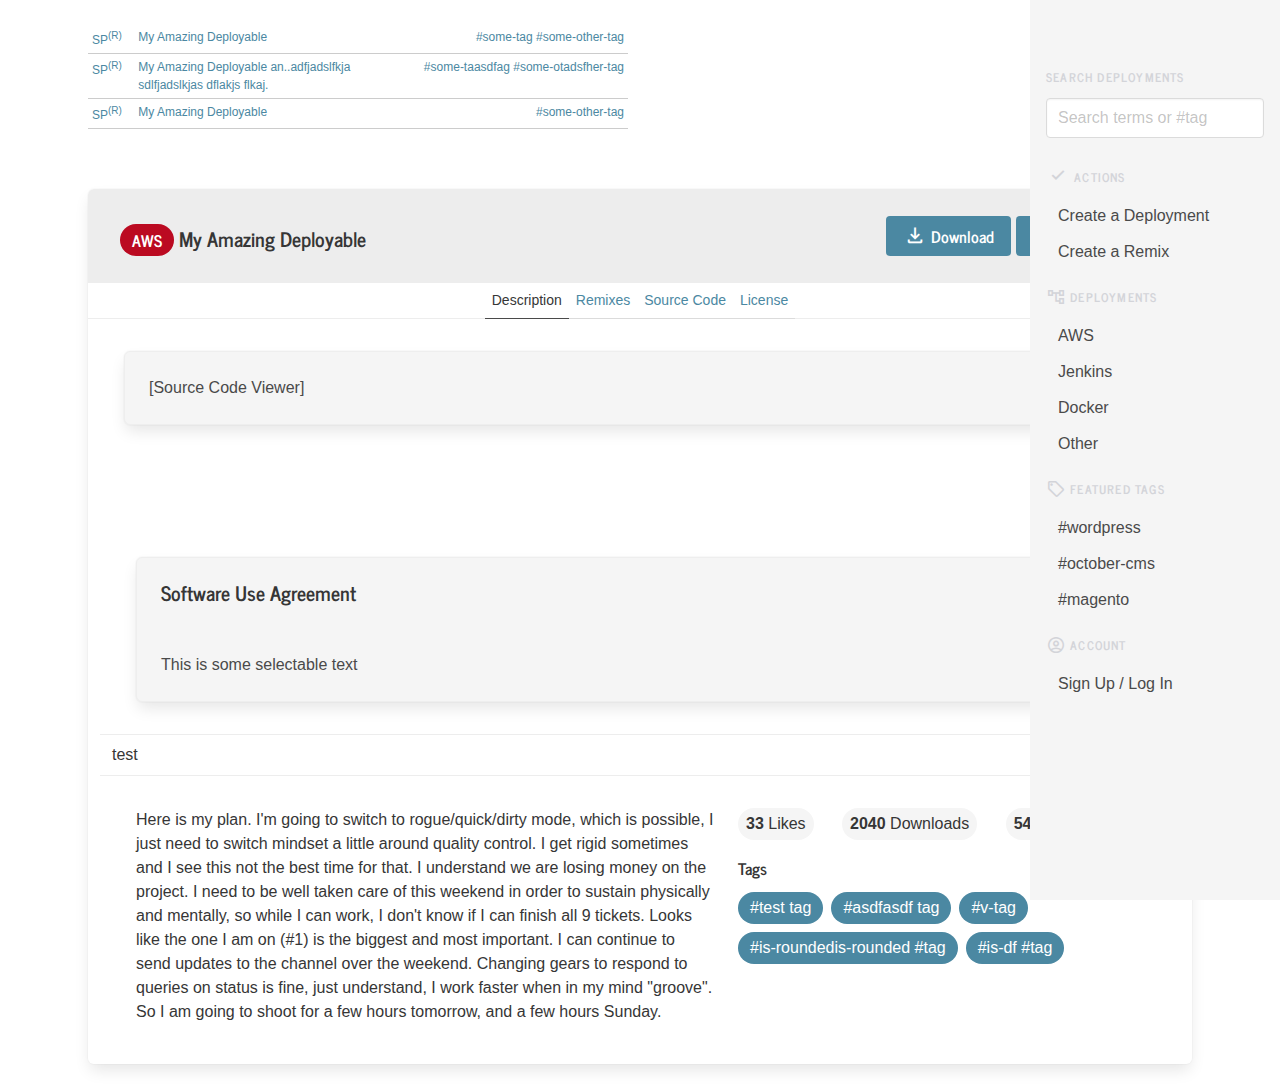
<file: playground.html>
<html>
<head>
    <title>redeploy.sh</title>
<!--    <link href="https://fonts.googleapis.com/css2?family=Roboto:wght@400;500;700&display=swap" rel="stylesheet" />-->
    <link href="/styles/layout.css" rel="stylesheet" />
    <link rel="stylesheet" href="https://fonts.googleapis.com/css2?family=Material+Symbols+Outlined:opsz,wght,FILL,GRAD@20..48,100..700,0..1,-50..200" />
</head>
<body>



    <!-- SIDE MENU -->
    <div class="sidebar has-background-light">
        <aside class="menu is-hoverable">
            <p class="menu-label">Search Deployments</p>
            <div class="menu-list pb-2">
                <input class="input" type="text" placeholder="Search terms or #tag" style="width: 100%;" />
            </div>
            <p class="menu-label"><span class="material-symbols-outlined" style="position: relative; top: 5px;">check</span> Actions</p>
            <ul class="menu-list is-hoverable">
                <li><a>Create a Deployment</a></li>
                <li><a>Create a Remix</a></li>
            </ul>
            <p class="menu-label"><span class="material-symbols-outlined is-size-5" style="position: relative; top: 5px;">account_tree</span> Deployments</p>
            <ul class="menu-list">
                <li><a>AWS</a></li>
                <li><a>Jenkins</a></li>
                <li><a>Docker</a></li>
                <li><a>Other</a></li>
            </ul>
            <p class="menu-label"><span class="material-symbols-outlined is-size-5" style="position: relative; top: 5px;">sell</span> Featured Tags</p>
            <ul class="menu-list">
                <li><a>#wordpress</a></li>
                <li><a>#october-cms</a></li>
                <li><a>#magento</a></li>
            </ul>
            <p class="menu-label"><span class="material-symbols-outlined is-size-5" style="position: relative; top: 5px;">account_circle</span>&nbsp;Account</p>
            <ul class="menu-list">
                <li><a>Sign Up / Log In</a></li>
            </ul>
        </aside>

    </div>


    <!-- MODAL / POST A DEPLOYMENT -->
    <div class="modal">
        <div class="modal-background" style="opacity: .8;"></div>
           <div class="modal-content">
               <div class="modal-card has-background-white">
                   <div class="modal-card-head">
                       <div class="modal-card-title">
                           Post a Deployment
                       </div>
                   </div>
                   <div class="modal-card-body">

                       <div class="field">
                           <div class="label">Name</div>
                           <input class="input" placeholder="Remix of Some Awesome Project" />
                       </div>

                       <div class="field">
                           <div class="label">License</div>
                           <select class="select is-disabled">
                               <option value="Creative Commons">Creative Commons 2.0</option>
                               <option value="MIT">MIT</option>
                           </select>
                       </div>

                       <div class="field">
                           <div class="label">Deployment Type</div>
                           <select class="select is-disabled">
                               <option value="AWS">AWS</option>
                               <option value="Jenkins">Jenkins</option>
                               <option value="Docker">Docker</option>
                               <option value="Other">Other</option>
                           </select>
                       </div>

                       <div class="field">
                           <div class="label">Github Project URL</div>
                           <input class="input" placeholder="Github Project URL" />
                       </div>
                       <div class="field">
                           <div class="label">Tags</div>
                           <input class="input" placeholder="Search for tags with #tag-name" />
                       </div>
                   </div>
                   <div class="modal-card-foot">
                       <button class="button is-warning">Cancel</button>
                       <button class="button is-info">Create Remix</button>
                   </div>
               </div>
               I am a modal!
           </div>
        </div>
    </div>


    <!-- Create a component system for projects displayed in a list -->
    <div id="page-container" class="container p-5">
        <div class="columns mb-6">
            <div class="column">

                <!-- SMALL DEPLOYABLE - MEANT FOR LIST -->
                <div class="deployable-small is-hoverable is-size-7 p-1" style="border-bottom: 1px solid #ccc;">
                    <div class="columns">
                        <div class="column is-1">
                            <a>SP<sup>(R)</sup></a>
                        </div>
                        <div class="column">
                            <a>My Amazing Deployable</a>
                        </div>
                        <div class="column has-text-right">
                            <a>#some-tag</a>
                            <a>#some-other-tag</a>
                        </div>
                    </div>
                </div>

                <div class="deployable-small is-hoverable is-size-7 p-1" style="border-bottom: 1px solid #ccc;">
                    <div class="columns">
                        <div class="column is-1">
                            <a>SP<sup>(R)</sup></a>
                        </div>
                        <div class="column is-6">
                            <a>My Amazing Deployable an..adfjadslfkja sdlfjadslkjas dflakjs flkaj.</a>
                        </div>
                        <div class="column has-text-right">
                            <a>#some-taasdfag</a>
                            <a>#some-otadsfher-tag</a>
                        </div>
                    </div>
                </div>

                <div class="deployable-small is-hoverable is-size-7 p-1" style="border-bottom: 1px solid #ccc;">
                    <div class="columns">
                        <div class="column is-1">
                            <a>SP<sup>(R)</sup></a>
                        </div>
                        <div class="column">
                            <a>My Amazing Deployable</a>
                        </div>
                        <div class="column has-text-right">
                            <a>#some-other-tag</a>
                        </div>
                    </div>
                </div>


            </div>
            <div class="column">
               &nbsp;
            </div>
        </div>

        <div class="project panel">
                <div class="panel-heading">
                    <div class="columns p-3">
                        <div class="column mt-2">
                            <span class="tag is-primary is-medium is-rounded">AWS</span>
                            My Amazing Deployable
                        </div>
                        <div class="column has-text-right has-text-left-mobile is-block">

                            <button class="button is-info has-text-white"><span class="material-symbols-outlined">
download
</span> &nbsp;Download</button>
                            <button class="button is-info has-text-white"><span class="material-symbols-outlined">shuffle</span>&nbsp;Post a Remix</button>

                        </div>
                    </div>
                </div>
                <div class="panel-tabs">
                    <a class="is-active">Description</a>
                    <a>Remixes</a>
                    <a>Source Code</a>
                    <a>License</a>
                </div>
                <div class="panel-block is-block">
                    <div class="content p-5">
                        <div class="box is-width-source-code is-bordered is-rounded p-5 has-background-light" style="border: 1px solid #eee;">
                            [Source Code Viewer]
                        </div>
                    </div>
                    <div class="panel-block is-block">
                        <div class="content p-5">
                            <div class="has-text-right"><button class="button has-background-info has-text-white mb-3"><span class="material-symbols-outlined">
content_copy
</span>&nbsp;Copy</div>
                            <div class="box is-width-source-code is-bordered is-rounded p-5 has-background-light" style="border: 1px solid #eee;">
                                <h3 class="title is-size-5">Software Use Agreement</h3>
                                <br />
                                This is some selectable text
                            </div>
                        </div>
                    </div>
                    <div class="panel-block is-block">
                        test
                    </div>
                    <div class="panel-block">
                        <div class="columns p-5">
                            <div class="column is-7 is-hidden-mobile">
                                <p>
                                    Here is my plan. I'm going to switch to rogue/quick/dirty mode, which is possible, I just need to switch mindset a little around quality control.  I get rigid sometimes and I see this not the best time for that.  I understand we are losing money on the project.  I need to be well taken care of this weekend in order to sustain physically and mentally, so while I can work, I don't know if I can finish all 9 tickets.  Looks like the one I am on (#1) is the biggest and most important. I can continue to send updates to the channel over the weekend.  Changing gears to respond to queries on status is fine, just understand, I work faster when in my mind "groove".  So I am going to shoot for a few hours tomorrow, and a few hours Sunday.
                                </p>
                            </div>
                            <div class="column">
                                <div class="stats">
                                    <div class="mb-2">
                                        <span class="has-text-weight-bold number is-size-6">33&nbsp;<span class="has-text-weight-normal">Likes</span></span>
                                        <span class="has-text-weight-bold number is-size-6">2040&nbsp;<span class="has-text-weight-normal">Downloads</span></span>
                                        <span class="has-text-weight-bold number is-size-6">54&nbsp;<span class="has-text-weight-normal">Remixes</span></span>
                                    </div>
                                    <div>
                                        <h3 class="has-text-weight-bold mt-4 mb-3">Tags</h3>
                                        <div class="tags are-medium">
                                            <a class="tag is-info is-rounded is-hoverable has-hoverable-background-info">#test tag</a>
                                            <a class="tag is-info is-rounded is-hoverable has-hoverable-background-info">#asdfasdf tag</a>
                                            <a class="tag is-info is-rounded is-hoverable has-hoverable-background-info">#v-tag</a>
                                            <a class="tag is-info is-rounded is-hoverable has-hoverable-background-info">#is-roundedis-rounded #tag</a>
                                            <a class="tag is-info is-rounded is-hoverable has-hoverable-background-info">#is-df #tag</a>
                                        </div>
                                    </div>
                                </div>
                            </div>
                            <div class="column is-7 is-hidden-tablet is-block-mobile">
                                <p>
                                    testHere is my plan. I'm going to switch to rogue/quick/dirty mode, which is possible, I just need to switch mindset a little around quality control.  I get rigid sometimes and I see this not the best time for that.  I understand we are losing money on the project.  I need to be well taken care of this weekend in order to sustain physically and mentally, so while I can work, I don't know if I can finish all 9 tickets.  Looks like the one I am on (#1) is the biggest and most important. I can continue to send updates to the channel over the weekend.  Changing gears to respond to queries on status is fine, just understand, I work faster when in my mind "groove".  So I am going to shoot for a few hours tomorrow, and a few hours Sunday.
                                </p>
                            </div>
                        </div>
                    </div>
                </div>
            </div>
    </div>
</body>
</html>
</file>
